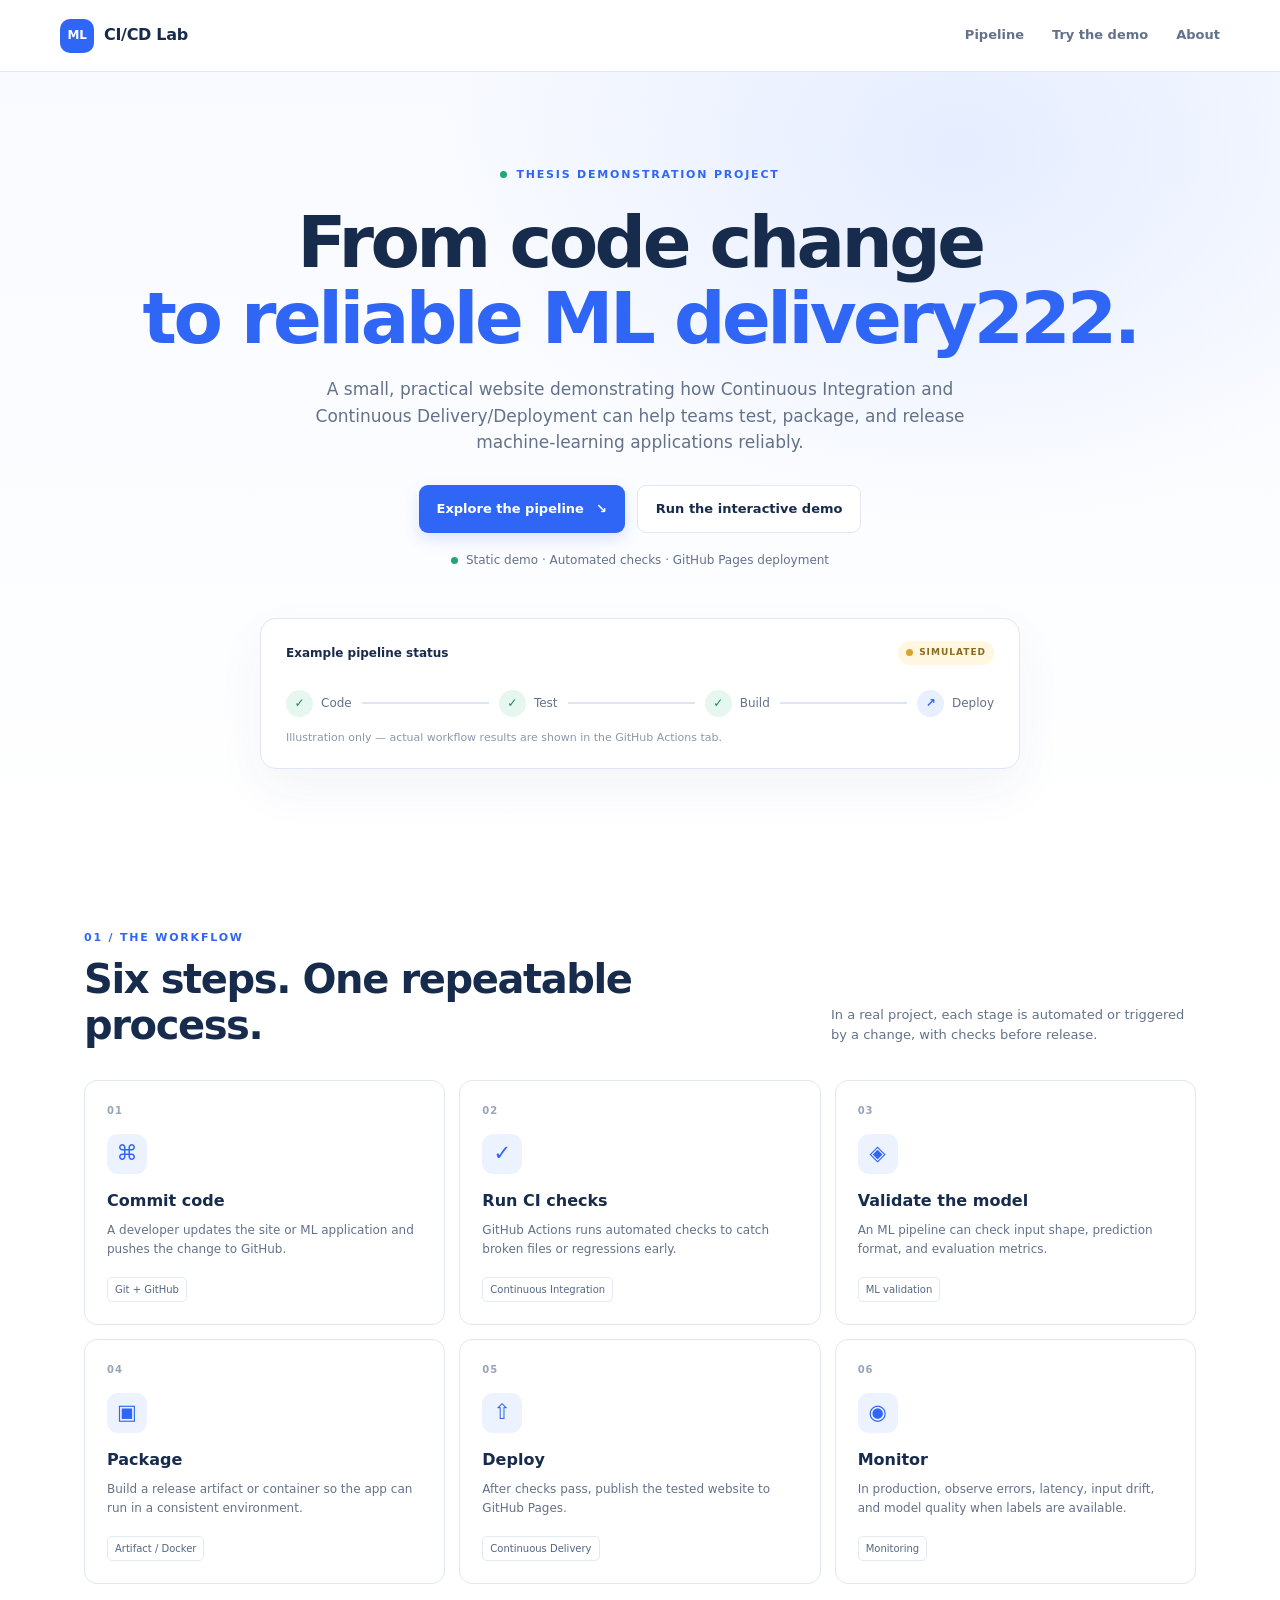
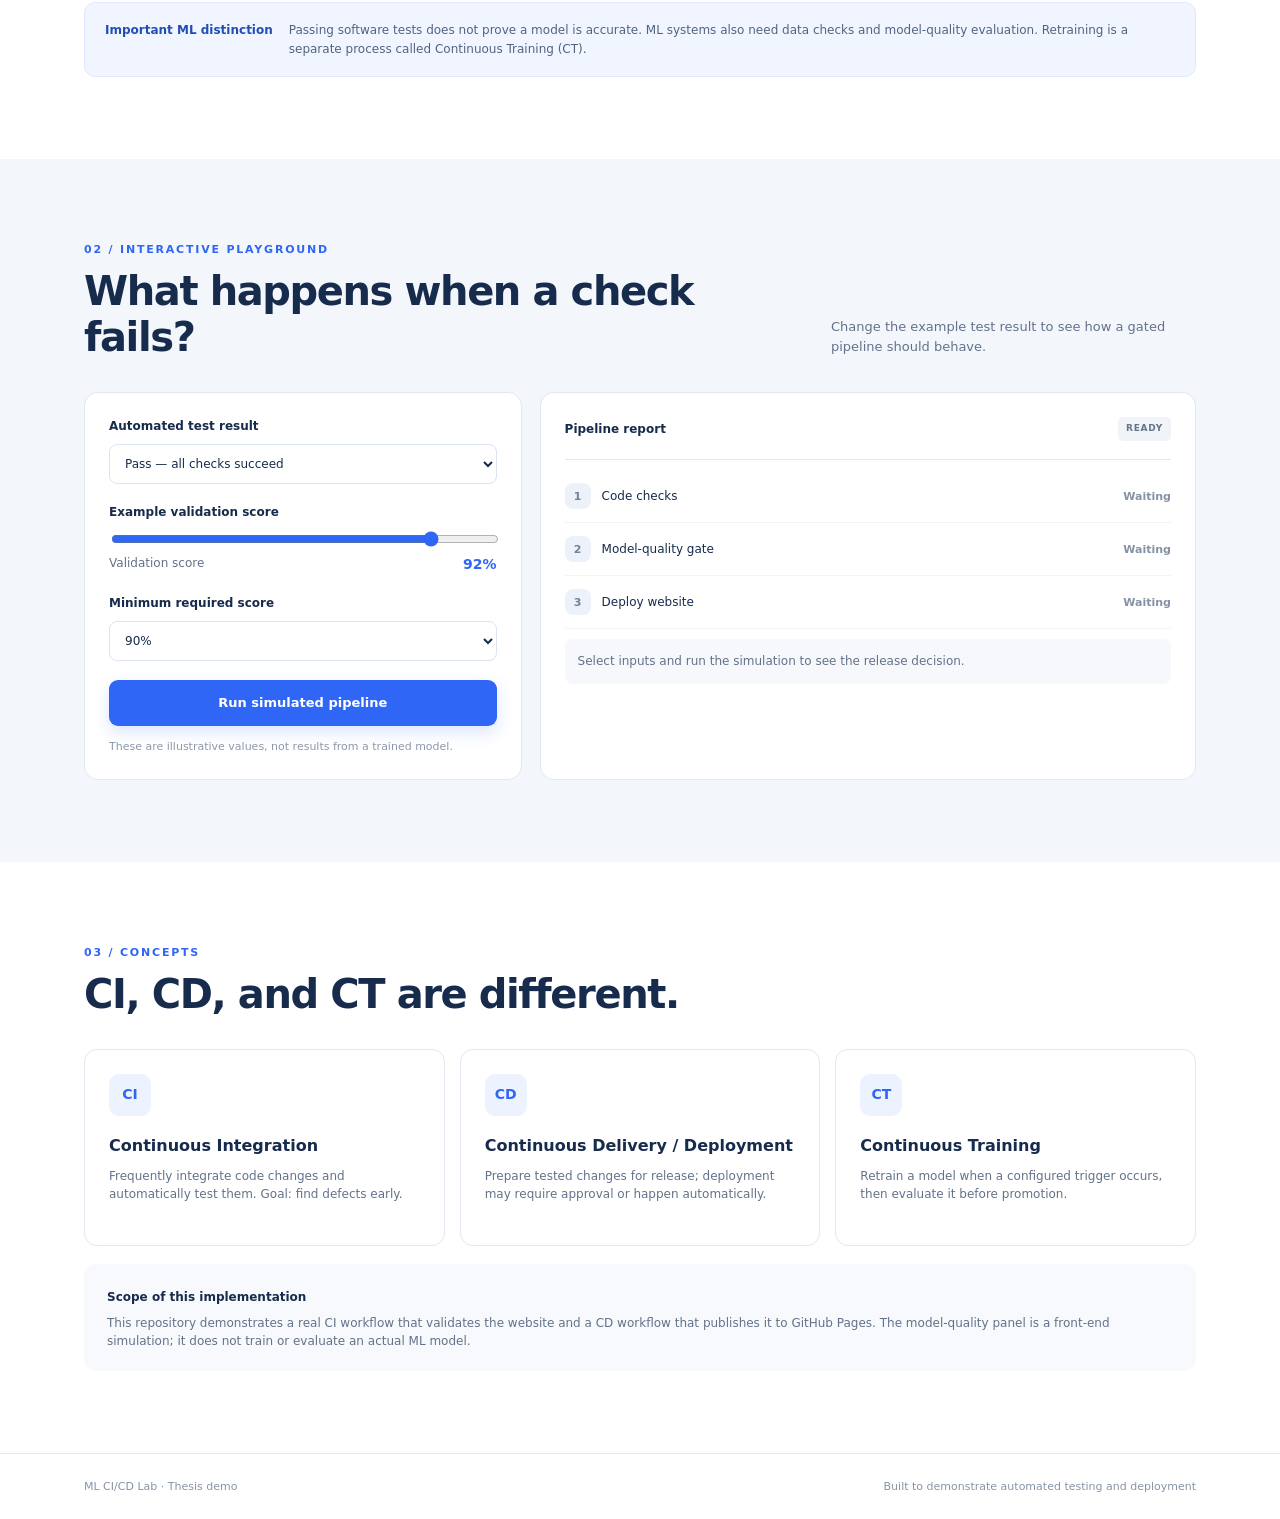
<file: index.html>
<!doctype html>
<html lang="en">
<head>
  <meta charset="utf-8">
  <meta name="viewport" content="width=device-width, initial-scale=1">
  <meta name="description" content="An interactive demonstration of CI/CD concepts for machine learning operations.">
  <title>ML CI/CD Lab | Thesis Demo</title>
  <link rel="stylesheet" href="styles.css">
</head>
<body>
  <header class="topbar">
    <a class="brand" href="#home"><span class="brand-mark">ML</span><span>CI/CD Lab</span></a>
    <nav><a href="#pipeline">Pipeline</a><a href="#playground">Try the demo</a><a href="#about">About</a></nav>
  </header>
  <main>
    <section class="hero" id="home">
      <div class="eyebrow"><span class="pulse"></span> THESIS DEMONSTRATION PROJECT</div>
      <h1>From code change<br><span>to reliable ML delivery222.</span></h1>
      <p class="hero-copy">A small, practical website demonstrating how Continuous Integration and Continuous Delivery/Deployment can help teams test, package, and release machine-learning applications reliably.</p>
      <div class="hero-actions"><a class="button primary" href="#pipeline">Explore the pipeline <span>↘</span></a><a class="button secondary" href="#playground">Run the interactive demo</a></div>
      <div class="hero-note"><span class="status-dot"></span> Static demo · Automated checks · GitHub Pages deployment</div>
      <div class="hero-card">
        <div class="card-top"><span>Example pipeline status</span><span class="pill"><span class="status-dot"></span> SIMULATED</span></div>
        <div class="pipeline-mini"><div class="mini-step done"><b>✓</b><span>Code</span></div><i></i><div class="mini-step done"><b>✓</b><span>Test</span></div><i></i><div class="mini-step done"><b>✓</b><span>Build</span></div><i></i><div class="mini-step live"><b>↗</b><span>Deploy</span></div></div>
        <p class="sim-note">Illustration only — actual workflow results are shown in the GitHub Actions tab.</p>
      </div>
    </section>

    <section class="section" id="pipeline">
      <div class="section-heading"><div><div class="eyebrow">01 / THE WORKFLOW</div><h2>Six steps. One repeatable process.</h2></div><p>In a real project, each stage is automated or triggered by a change, with checks before release.</p></div>
      <div class="steps">
        <article class="step"><div class="step-num">01</div><div class="step-icon">⌘</div><h3>Commit code</h3><p>A developer updates the site or ML application and pushes the change to GitHub.</p><span class="tag">Git + GitHub</span></article>
        <article class="step"><div class="step-num">02</div><div class="step-icon">✓</div><h3>Run CI checks</h3><p>GitHub Actions runs automated checks to catch broken files or regressions early.</p><span class="tag">Continuous Integration</span></article>
        <article class="step"><div class="step-num">03</div><div class="step-icon">◈</div><h3>Validate the model</h3><p>An ML pipeline can check input shape, prediction format, and evaluation metrics.</p><span class="tag">ML validation</span></article>
        <article class="step"><div class="step-num">04</div><div class="step-icon">▣</div><h3>Package</h3><p>Build a release artifact or container so the app can run in a consistent environment.</p><span class="tag">Artifact / Docker</span></article>
        <article class="step"><div class="step-num">05</div><div class="step-icon">⇧</div><h3>Deploy</h3><p>After checks pass, publish the tested website to GitHub Pages.</p><span class="tag">Continuous Delivery</span></article>
        <article class="step"><div class="step-num">06</div><div class="step-icon">◉</div><h3>Monitor</h3><p>In production, observe errors, latency, input drift, and model quality when labels are available.</p><span class="tag">Monitoring</span></article>
      </div>
      <div class="callout"><strong>Important ML distinction</strong><span>Passing software tests does not prove a model is accurate. ML systems also need data checks and model-quality evaluation. Retraining is a separate process called Continuous Training (CT).</span></div>
    </section>

    <section class="section playground-section" id="playground">
      <div class="section-heading"><div><div class="eyebrow">02 / INTERACTIVE PLAYGROUND</div><h2>What happens when a check fails?</h2></div><p>Change the example test result to see how a gated pipeline should behave.</p></div>
      <div class="playground">
        <div class="playground-controls">
          <label for="test-result">Automated test result</label>
          <select id="test-result"><option value="pass">Pass — all checks succeed</option><option value="fail">Fail — a test finds a bug</option></select>
          <label for="model-score">Example validation score</label>
          <input id="model-score" type="range" min="50" max="100" value="92">
          <div class="score-row"><span>Validation score</span><strong id="score-value">92%</strong></div>
          <label for="threshold">Minimum required score</label>
          <select id="threshold"><option value="80">80%</option><option value="90" selected>90%</option><option value="95">95%</option></select>
          <button class="button primary full" id="run-pipeline">Run simulated pipeline</button>
          <p class="small-note">These are illustrative values, not results from a trained model.</p>
        </div>
        <div class="pipeline-output" aria-live="polite">
          <div class="output-title"><span>Pipeline report</span><span id="result-badge" class="result-badge">READY</span></div>
          <div id="pipeline-steps" class="output-steps">
            <div class="output-step"><span class="output-icon">1</span><span>Code checks</span><b>Waiting</b></div>
            <div class="output-step"><span class="output-icon">2</span><span>Model-quality gate</span><b>Waiting</b></div>
            <div class="output-step"><span class="output-icon">3</span><span>Deploy website</span><b>Waiting</b></div>
          </div>
          <div id="pipeline-message" class="pipeline-message">Select inputs and run the simulation to see the release decision.</div>
        </div>
      </div>
    </section>

    <section class="section" id="about">
      <div class="section-heading"><div><div class="eyebrow">03 / CONCEPTS</div><h2>CI, CD, and CT are different.</h2></div></div>
      <div class="concept-grid">
        <article><span class="concept-letter">CI</span><h3>Continuous Integration</h3><p>Frequently integrate code changes and automatically test them. Goal: find defects early.</p></article>
        <article><span class="concept-letter">CD</span><h3>Continuous Delivery / Deployment</h3><p>Prepare tested changes for release; deployment may require approval or happen automatically.</p></article>
        <article><span class="concept-letter">CT</span><h3>Continuous Training</h3><p>Retrain a model when a configured trigger occurs, then evaluate it before promotion.</p></article>
      </div>
      <div class="footer-note"><strong>Scope of this implementation</strong><p>This repository demonstrates a real CI workflow that validates the website and a CD workflow that publishes it to GitHub Pages. The model-quality panel is a front-end simulation; it does not train or evaluate an actual ML model.</p></div>
    </section>
  </main>
  <footer><span>ML CI/CD Lab · Thesis demo</span><span>Built to demonstrate automated testing and deployment</span></footer>
  <script src="script.js"></script>
</body>
</html>
</file>
<file: styles.css>
:root{--ink:#172b4d;--muted:#63728a;--line:#e1e8f0;--blue:#2f66f6;--pale:#f3f7fc;--green:#17865b;--red:#c03942}*{box-sizing:border-box}html{scroll-behavior:smooth}body{margin:0;font-family:Inter,ui-sans-serif,system-ui,-apple-system,BlinkMacSystemFont,"Segoe UI",sans-serif;color:var(--ink);background:#fff;line-height:1.55}.topbar{height:72px;border-bottom:1px solid var(--line);display:flex;align-items:center;justify-content:space-between;padding:0 max(calc((100% - 1160px)/2),24px);position:sticky;top:0;background:rgba(255,255,255,.94);backdrop-filter:blur(12px);z-index:5}.brand{display:flex;align-items:center;gap:10px;font-weight:800;text-decoration:none;color:var(--ink);letter-spacing:-.3px}.brand-mark{display:grid;place-items:center;background:var(--blue);color:white;width:34px;height:34px;border-radius:10px;font-size:12px}.topbar nav{display:flex;gap:28px}.topbar nav a{font-size:13px;text-decoration:none;color:var(--muted);font-weight:650}.topbar nav a:hover{color:var(--blue)}.hero{background:radial-gradient(ellipse at 75% 10%,#e5edff 0,transparent 38%),linear-gradient(180deg,#f8faff,#fff);padding:94px 24px 78px;text-align:center}.eyebrow{font-size:11px;letter-spacing:1.8px;font-weight:800;color:var(--blue);display:flex;align-items:center;gap:9px}.hero .eyebrow{justify-content:center}.pulse,.status-dot{width:7px;height:7px;background:#21a675;border-radius:50%;display:inline-block}.hero h1{font-size:clamp(42px,6vw,72px);line-height:1.05;letter-spacing:-3.5px;margin:22px 0 20px;font-weight:850}.hero h1 span{color:var(--blue)}.hero-copy{max-width:650px;margin:0 auto;color:var(--muted);font-size:17px}.hero-actions{display:flex;justify-content:center;gap:12px;margin:30px 0 18px;flex-wrap:wrap}.button{border:0;border-radius:9px;padding:13px 18px;font:inherit;font-size:13px;font-weight:750;text-decoration:none;cursor:pointer;display:inline-flex;align-items:center;justify-content:center;gap:12px}.primary{background:var(--blue);color:#fff;box-shadow:0 6px 16px #2f66f62b}.primary:hover{background:#1f52df}.secondary{background:#fff;border:1px solid var(--line);color:var(--ink)}.hero-note{font-size:12px;color:var(--muted);display:flex;align-items:center;justify-content:center;gap:8px}.hero-card{max-width:760px;margin:48px auto 0;text-align:left;border:1px solid #dfe7f3;border-radius:16px;padding:22px 25px;background:#fff;box-shadow:0 20px 50px #23436e0d}.card-top,.output-title{display:flex;align-items:center;justify-content:space-between;font-size:12px;font-weight:750}.pill{font-size:9px;letter-spacing:1px;color:#8a6b22;background:#fff7df;padding:5px 8px;border-radius:20px;display:flex;gap:6px;align-items:center}.pill .status-dot{background:#d7a52d}.pipeline-mini{display:flex;align-items:center;justify-content:space-between;margin:25px 0 10px}.pipeline-mini>i{height:2px;flex:1;background:#dce6f3;margin:0 10px}.mini-step{display:flex;align-items:center;gap:8px;font-size:12px;color:var(--muted);white-space:nowrap}.mini-step b{width:27px;height:27px;display:grid;place-items:center;border-radius:50%;background:#e6f7ef;color:var(--green)}.mini-step.live b{background:#e8efff;color:var(--blue)}.sim-note,.small-note{font-size:11px;color:#8b98aa;margin:12px 0 0}.section{max-width:1160px;margin:0 auto;padding:82px 24px}.section-heading{display:flex;align-items:end;justify-content:space-between;gap:30px;margin-bottom:32px}.section-heading h2{font-size:clamp(28px,4vw,40px);letter-spacing:-1.4px;line-height:1.15;margin:10px 0 0}.section-heading>p{max-width:365px;color:var(--muted);font-size:13px;margin:0 0 3px}.steps{display:grid;grid-template-columns:repeat(3,1fr);gap:14px}.step{border:1px solid var(--line);border-radius:13px;padding:22px;position:relative;min-height:220px}.step-num{font-size:10px;letter-spacing:1px;color:#98a5b8;font-weight:800}.step-icon{width:40px;height:40px;border-radius:11px;background:#edf2ff;color:var(--blue);display:grid;place-items:center;font-size:21px;margin:15px 0}.step h3,.concept-grid h3{font-size:16px;margin:0 0 8px}.step p,.concept-grid p{font-size:12px;color:var(--muted);margin:0 0 17px}.tag{display:inline-block;border:1px solid #e4eaf2;border-radius:5px;padding:4px 7px;font-size:10px;color:#536782}.callout{margin-top:18px;border-radius:11px;background:#f1f5ff;border:1px solid #dfe8ff;padding:18px 20px;display:flex;gap:16px;font-size:12px}.callout strong{white-space:nowrap;color:#214db7}.callout span{color:#516481}.playground-section{max-width:none;background:var(--pale);padding-left:max(calc((100% - 1112px)/2),24px);padding-right:max(calc((100% - 1112px)/2),24px)}.playground{display:grid;grid-template-columns:.8fr 1.2fr;gap:18px}.playground-controls,.pipeline-output{background:#fff;border:1px solid var(--line);border-radius:14px;padding:24px}.playground-controls label{display:block;font-size:12px;font-weight:750;margin:0 0 8px}.playground-controls select,.playground-controls input{width:100%;margin-bottom:19px}.playground-controls select{padding:11px;border:1px solid #dce4ef;border-radius:8px;background:#fff;color:var(--ink);font:inherit;font-size:12px}.playground-controls input{accent-color:var(--blue)}.score-row{display:flex;justify-content:space-between;font-size:12px;color:var(--muted);margin-top:-12px;margin-bottom:18px}.score-row strong{color:var(--blue);font-size:14px}.full{width:100%}.output-title{padding-bottom:18px;border-bottom:1px solid var(--line)}.result-badge{background:#f0f3f8;color:#66758a;padding:5px 8px;border-radius:5px;font-size:9px;letter-spacing:.7px}.result-badge.pass{background:#e3f8ed;color:#16754e}.result-badge.fail{background:#fff0f0;color:var(--red)}.output-steps{padding:10px 0}.output-step{display:flex;align-items:center;gap:11px;padding:13px 0;border-bottom:1px solid #f0f3f7;font-size:12px}.output-icon{width:26px;height:26px;display:grid;place-items:center;border-radius:8px;background:#edf2fa;color:#73839b;font-size:11px;font-weight:800}.output-step b{margin-left:auto;color:#8592a5;font-size:11px}.output-step b.good{color:var(--green)}.output-step b.bad{color:var(--red)}.pipeline-message{padding:13px;border-radius:8px;background:#f6f8fb;color:var(--muted);font-size:12px}.pipeline-message.good{background:#eaf9f1;color:#176b4a}.pipeline-message.bad{background:#fff0f0;color:#a92d35}.concept-grid{display:grid;grid-template-columns:repeat(3,1fr);gap:15px}.concept-grid article{border:1px solid var(--line);padding:24px;border-radius:13px}.concept-letter{display:inline-grid;place-items:center;width:42px;height:42px;border-radius:10px;background:#edf2ff;color:var(--blue);font-size:14px;font-weight:850;margin-bottom:18px}.footer-note{margin-top:18px;padding:20px 23px;background:#f7f9fc;border-radius:12px}.footer-note strong{font-size:12px}.footer-note p{font-size:12px;color:var(--muted);margin:5px 0 0}footer{border-top:1px solid var(--line);padding:24px max(calc((100% - 1112px)/2),24px);display:flex;justify-content:space-between;gap:16px;font-size:11px;color:#8794a6}@media(max-width:760px){.topbar{padding:0 18px}.topbar nav{gap:12px}.topbar nav a{font-size:11px}.hero{padding-top:65px}.hero h1{letter-spacing:-2px}.section{padding:60px 18px}.section-heading{display:block}.section-heading>p{margin-top:14px}.steps{grid-template-columns:1fr 1fr}.playground{grid-template-columns:1fr}.concept-grid{grid-template-columns:1fr}.playground-section{padding-left:18px;padding-right:18px}.callout{display:block}.callout span{display:block;margin-top:6px}footer{padding:22px 18px;display:block}footer span{display:block;margin:4px 0}}@media(max-width:440px){.topbar nav{gap:8px}.topbar nav a{font-size:10px}.brand{font-size:13px}.steps{grid-template-columns:1fr}.hero-card{padding:16px}.pipeline-mini{gap:2px}.mini-step{gap:4px;font-size:10px}.pipeline-mini>i{margin:0 4px}}
</file>
